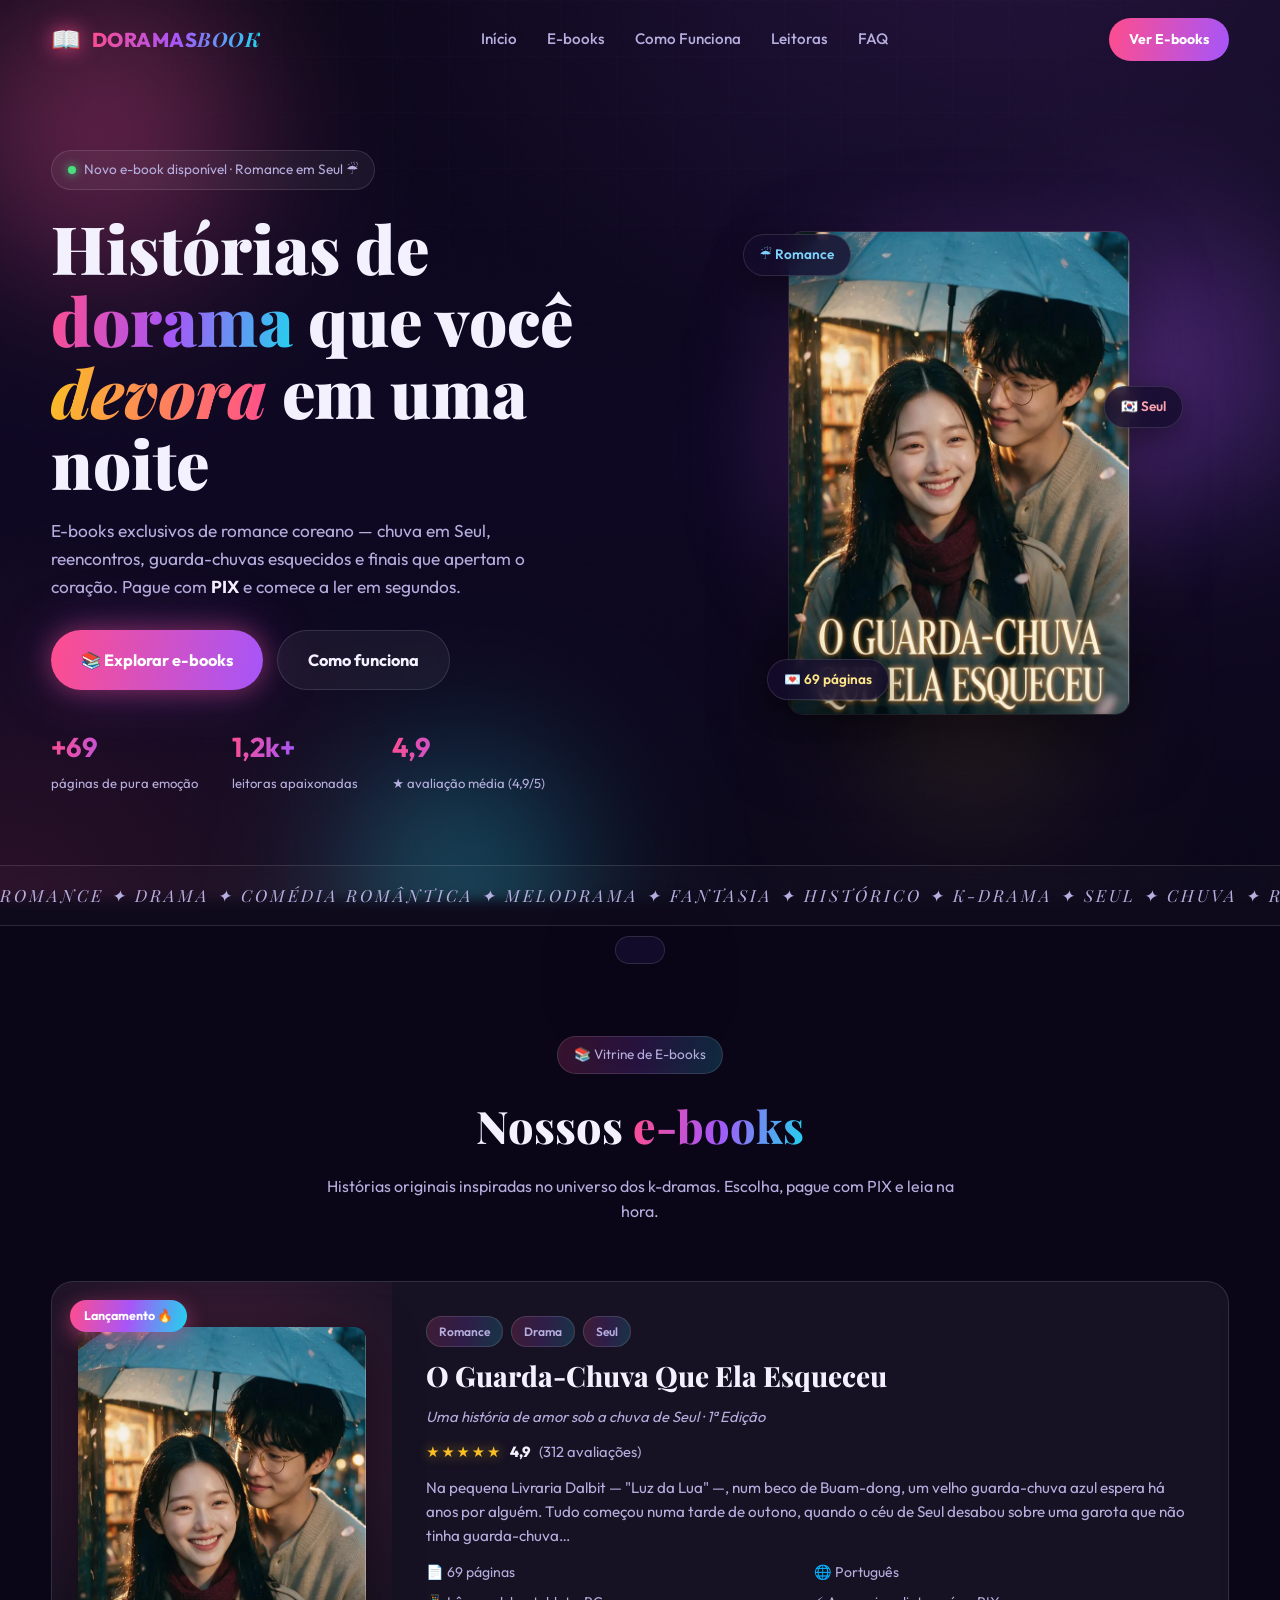
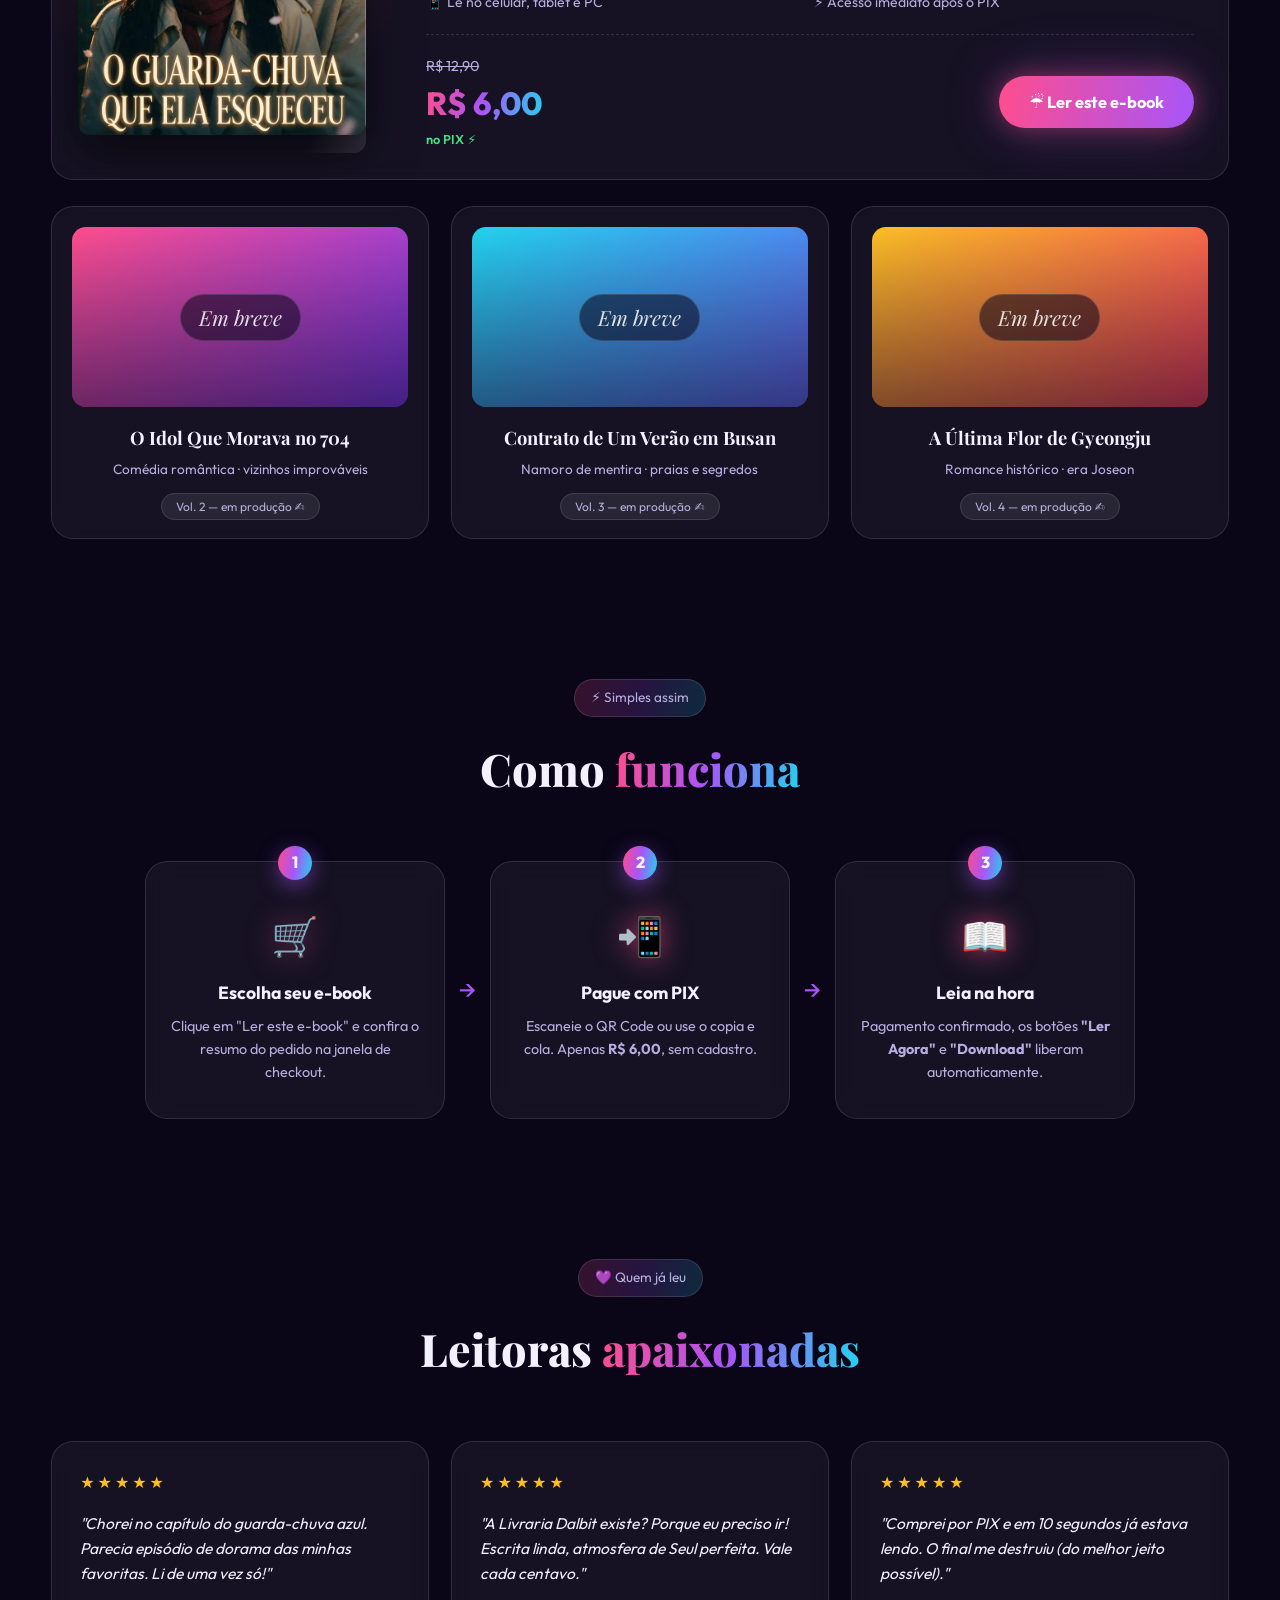
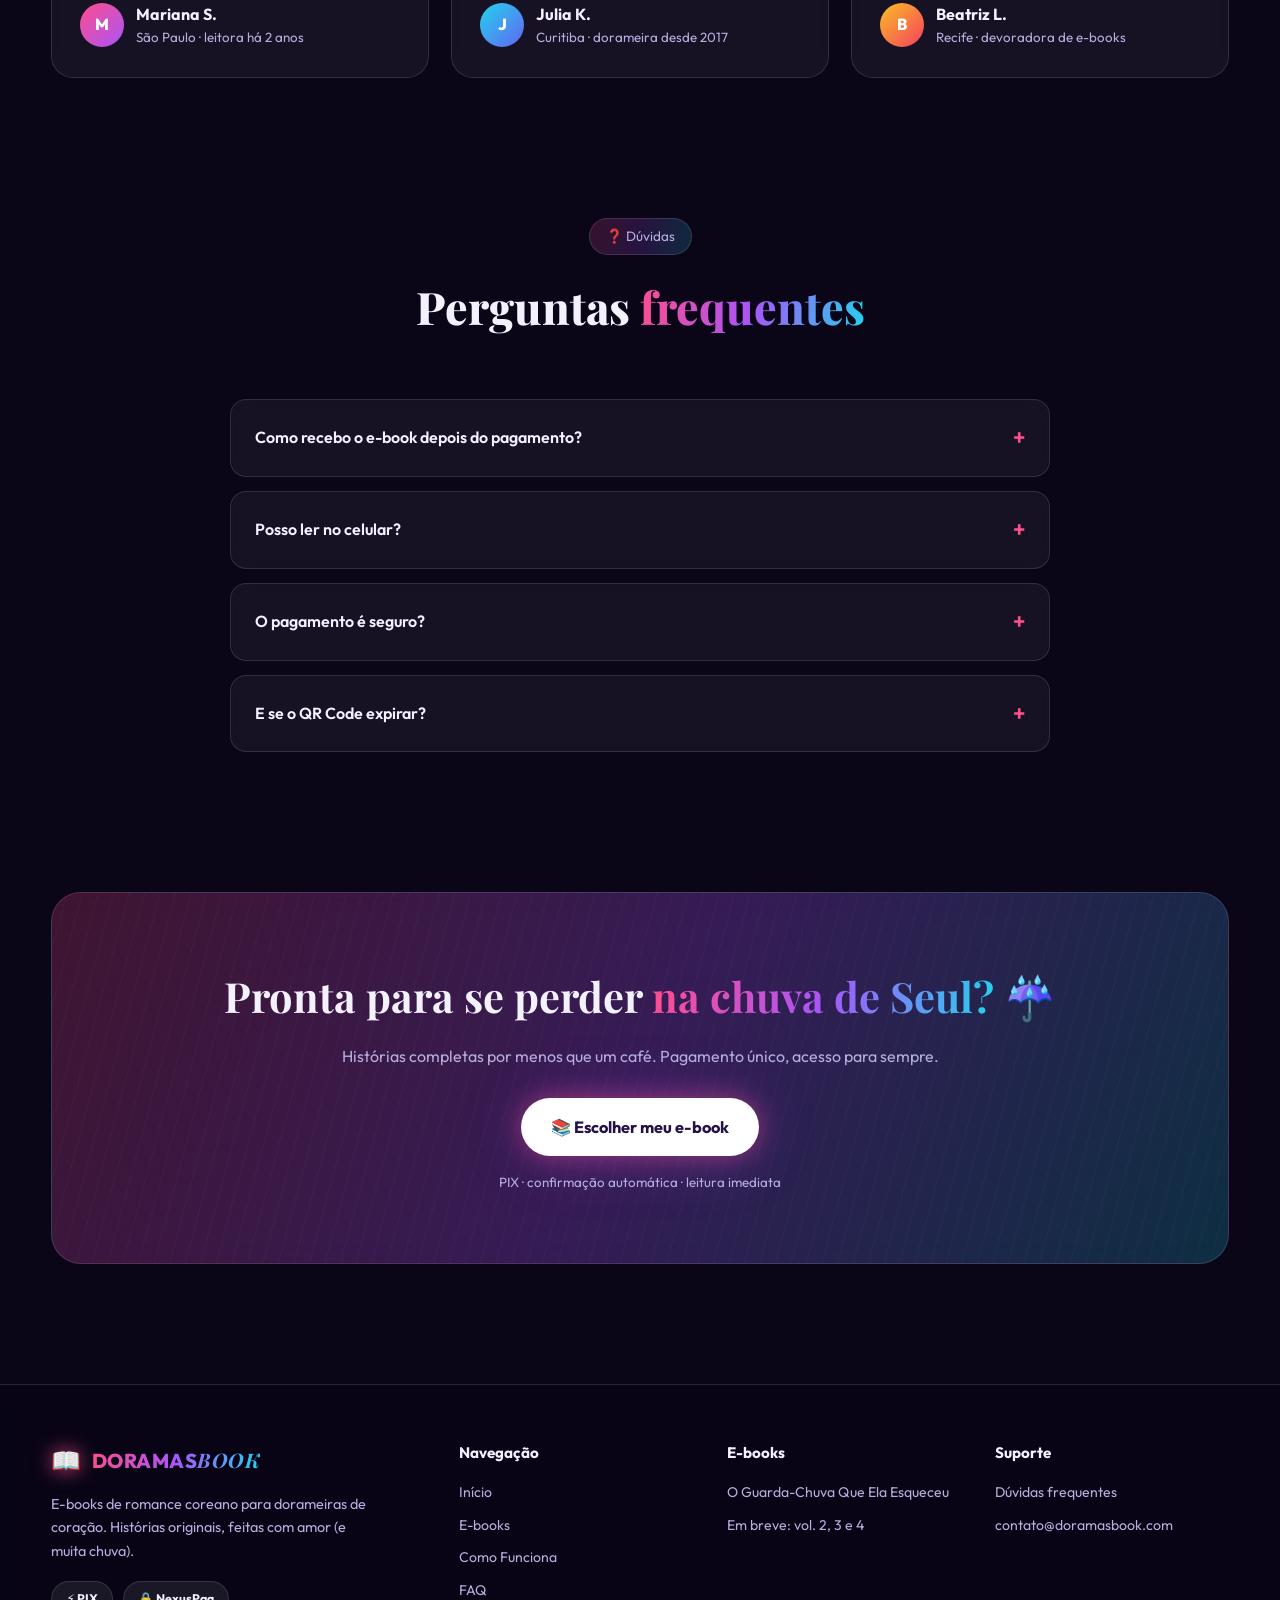
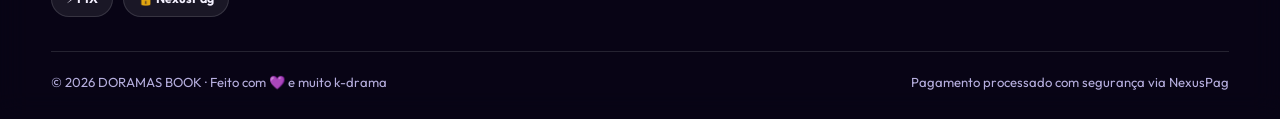
<file: index.html>
<!DOCTYPE html>
<html lang="pt-BR">
<head>
  <meta charset="UTF-8" />
  <meta name="viewport" content="width=device-width, initial-scale=1.0" />
  <title>DORAMAS BOOK — E-books de Histórias de Dorama</title>
  <meta name="description" content="DORAMAS BOOK: e-books de romance coreano inspirados nos seus doramas favoritos. Compre por PIX e leia na hora." />
  <link rel="preconnect" href="https://fonts.googleapis.com" />
  <link rel="preconnect" href="https://fonts.gstatic.com" crossorigin />
  <link href="https://fonts.googleapis.com/css2?family=Playfair+Display:ital,wght@0,500;0,700;0,900;1,500;1,700&family=Outfit:wght@300;400;500;600;700;800&display=swap" rel="stylesheet" />
  <link rel="preload" as="image" href="assets/capa-ebook.webp" />
  <link rel="stylesheet" href="css/style.css" />
  <link rel="icon" href="data:image/svg+xml,<svg xmlns='http://www.w3.org/2000/svg' viewBox='0 0 100 100'><text y='.9em' font-size='90'>📖</text></svg>" />
</head>
<body>

  <!-- ============ FUNDO ANIMADO ============ -->
  <div class="bg-scene" aria-hidden="true">
    <div class="orb orb-pink"></div>
    <div class="orb orb-purple"></div>
    <div class="orb orb-cyan"></div>
    <div class="orb orb-amber"></div>
    <div class="bg-grid"></div>
    <div class="bg-noise"></div>
  </div>
  <div id="petals" aria-hidden="true"></div>

  <!-- ============ HEADER ============ -->
  <header class="header" id="header">
    <nav class="nav container">
      <a href="#inicio" class="logo">
        <span class="logo-icon">📖</span>
        <span class="logo-text">DORAMAS<em>BOOK</em></span>
      </a>
      <ul class="nav-links" id="navLinks">
        <li><a href="#inicio">Início</a></li>
        <li><a href="#vitrine">E-books</a></li>
        <li><a href="#como-funciona">Como Funciona</a></li>
        <li><a href="#depoimentos">Leitoras</a></li>
        <li><a href="#faq">FAQ</a></li>
      </ul>
      <div class="nav-actions">
        <a href="#vitrine" class="btn btn-primary btn-sm">
          <span>Ver E-books</span>
        </a>
        <button class="nav-toggle" id="navToggle" aria-label="Abrir menu">
          <span></span><span></span><span></span>
        </button>
      </div>
    </nav>
  </header>

  <main>
    <!-- ============ HERO ============ -->
    <section class="hero" id="inicio">
      <div class="container hero-grid">
        <div class="hero-copy reveal">
          <span class="badge-pill">
            <span class="dot"></span> Novo e-book disponível · Romance em Seul ☔
          </span>
          <h1 class="hero-title">
            Histórias de <span class="grad-text">dorama</span> que você
            <em>devora</em> em uma noite
          </h1>
          <p class="hero-sub">
            E-books exclusivos de romance coreano — chuva em Seul, reencontros,
            guarda-chuvas esquecidos e finais que apertam o coração.
            Pague com <strong>PIX</strong> e comece a ler em segundos.
          </p>
          <div class="hero-cta">
            <a href="#vitrine" class="btn btn-primary btn-lg glow">
              📚 Explorar e-books
            </a>
            <a href="#como-funciona" class="btn btn-ghost btn-lg">Como funciona</a>
          </div>
          <div class="hero-stats">
            <div class="stat"><strong data-count="69">0</strong><span>páginas de pura emoção</span></div>
            <div class="stat"><strong data-count="1200">0</strong><span>leitoras apaixonadas</span></div>
            <div class="stat"><strong data-count="49" data-suffix="">0</strong><span>★ avaliação média (4,9/5)</span></div>
          </div>
        </div>

        <div class="hero-visual reveal">
          <div class="book-stage" id="bookStage">
            <div class="book-glow"></div>
            <div class="book-3d" id="book3d">
              <img src="assets/capa-ebook.webp" alt="Capa do e-book O Guarda-Chuva Que Ela Esqueceu" class="book-cover" fetchpriority="high" decoding="async" />
              <div class="book-shine"></div>
            </div>
            <div class="float-chip chip-1">☔ Romance</div>
            <div class="float-chip chip-2">🇰🇷 Seul</div>
            <div class="float-chip chip-3">💌 69 páginas</div>
          </div>
        </div>
      </div>

      <!-- marquee -->
      <div class="marquee" aria-hidden="true">
        <div class="marquee-track">
          <span>ROMANCE ✦ DRAMA ✦ COMÉDIA ROMÂNTICA ✦ MELODRAMA ✦ FANTASIA ✦ HISTÓRICO ✦ K-DRAMA ✦ SEUL ✦ CHUVA ✦ REENCONTROS ✦&nbsp;</span>
          <span>ROMANCE ✦ DRAMA ✦ COMÉDIA ROMÂNTICA ✦ MELODRAMA ✦ FANTASIA ✦ HISTÓRICO ✦ K-DRAMA ✦ SEUL ✦ CHUVA ✦ REENCONTROS ✦&nbsp;</span>
        </div>
      </div>
    </section>

    <!-- ============ VITRINE ============ -->
    <section class="section" id="vitrine">
      <div class="container">
        <div class="section-head reveal">
          <span class="kicker">📚 Vitrine de E-books</span>
          <h2>Nossos <span class="grad-text">e-books</span></h2>
          <p>Histórias originais inspiradas no universo dos k-dramas. Escolha, pague com PIX e leia na hora.</p>
        </div>

        <div class="showcase">
          <!-- CARD PRINCIPAL (e-book real) -->
          <article class="ebook-card featured reveal" id="ebookCard">
            <div class="ebook-cover-wrap">
              <img src="assets/capa-ebook.webp" alt="Capa — O Guarda-Chuva Que Ela Esqueceu" class="ebook-cover" loading="lazy" decoding="async" />
              <span class="ebook-flag">Lançamento 🔥</span>
              <div class="ebook-cover-shine"></div>
            </div>
            <div class="ebook-info">
              <div class="ebook-tags">
                <span>Romance</span><span>Drama</span><span>Seul</span>
              </div>
              <h3>O Guarda-Chuva Que Ela Esqueceu</h3>
              <p class="ebook-author">Uma história de amor sob a chuva de Seul · 1ª Edição</p>
              <div class="ebook-rating">
                <span class="stars">★★★★★</span>
                <span class="rating-num">4,9</span>
                <span class="rating-count">(312 avaliações)</span>
              </div>
              <p class="ebook-synopsis">
                Na pequena Livraria Dalbit — "Luz da Lua" —, num beco de Buam-dong,
                um velho guarda-chuva azul espera há anos por alguém. Tudo começou
                numa tarde de outono, quando o céu de Seul desabou sobre uma garota
                que não tinha guarda-chuva…
              </p>
              <ul class="ebook-meta">
                <li>📄 69 páginas</li>
                <li>🌐 Português</li>
                <li>📱 Lê no celular, tablet e PC</li>
                <li>⚡ Acesso imediato após o PIX</li>
              </ul>
              <div class="ebook-buy">
                <div class="price">
                  <span class="price-old">R$ 12,90</span>
                  <span class="price-now">R$ 6,00</span>
                  <span class="price-pix">no PIX ⚡</span>
                </div>
                <button class="btn btn-primary btn-lg glow" data-buy id="btnComprar">
                  ☔ Ler este e-book
                </button>
              </div>
            </div>
          </article>

          <!-- EM BREVE -->
          <div class="coming-grid">
            <article class="ebook-card coming reveal">
              <div class="coming-cover c1"><span>Em breve</span></div>
              <h4>O Idol Que Morava no 704</h4>
              <p>Comédia romântica · vizinhos improváveis</p>
              <span class="soon-tag">Vol. 2 — em produção ✍️</span>
            </article>
            <article class="ebook-card coming reveal">
              <div class="coming-cover c2"><span>Em breve</span></div>
              <h4>Contrato de Um Verão em Busan</h4>
              <p>Namoro de mentira · praias e segredos</p>
              <span class="soon-tag">Vol. 3 — em produção ✍️</span>
            </article>
            <article class="ebook-card coming reveal">
              <div class="coming-cover c3"><span>Em breve</span></div>
              <h4>A Última Flor de Gyeongju</h4>
              <p>Romance histórico · era Joseon</p>
              <span class="soon-tag">Vol. 4 — em produção ✍️</span>
            </article>
          </div>
        </div>
      </div>
    </section>

    <!-- ============ COMO FUNCIONA ============ -->
    <section class="section" id="como-funciona">
      <div class="container">
        <div class="section-head reveal">
          <span class="kicker">⚡ Simples assim</span>
          <h2>Como <span class="grad-text">funciona</span></h2>
        </div>
        <div class="steps">
          <div class="step reveal">
            <div class="step-num">1</div>
            <div class="step-icon">🛒</div>
            <h3>Escolha seu e-book</h3>
            <p>Clique em "Ler este e-book" e confira o resumo do pedido na janela de checkout.</p>
          </div>
          <div class="step-arrow">→</div>
          <div class="step reveal">
            <div class="step-num">2</div>
            <div class="step-icon">📲</div>
            <h3>Pague com PIX</h3>
            <p>Escaneie o QR Code ou use o copia e cola. Apenas <strong>R$ 6,00</strong>, sem cadastro.</p>
          </div>
          <div class="step-arrow">→</div>
          <div class="step reveal">
            <div class="step-num">3</div>
            <div class="step-icon">📖</div>
            <h3>Leia na hora</h3>
            <p>Pagamento confirmado, os botões <strong>"Ler Agora"</strong> e <strong>"Download"</strong> liberam automaticamente.</p>
          </div>
        </div>
      </div>
    </section>

    <!-- ============ DEPOIMENTOS ============ -->
    <section class="section" id="depoimentos">
      <div class="container">
        <div class="section-head reveal">
          <span class="kicker">💜 Quem já leu</span>
          <h2>Leitoras <span class="grad-text">apaixonadas</span></h2>
        </div>
        <div class="testimonials">
          <figure class="t-card reveal">
            <div class="t-stars">★★★★★</div>
            <blockquote>"Chorei no capítulo do guarda-chuva azul. Parecia episódio de dorama das minhas favoritas. Li de uma vez só!"</blockquote>
            <figcaption><span class="t-avatar a1">M</span><div><strong>Mariana S.</strong><small>São Paulo · leitora há 2 anos</small></div></figcaption>
          </figure>
          <figure class="t-card reveal">
            <div class="t-stars">★★★★★</div>
            <blockquote>"A Livraria Dalbit existe? Porque eu preciso ir! Escrita linda, atmosfera de Seul perfeita. Vale cada centavo."</blockquote>
            <figcaption><span class="t-avatar a2">J</span><div><strong>Julia K.</strong><small>Curitiba · dorameira desde 2017</small></div></figcaption>
          </figure>
          <figure class="t-card reveal">
            <div class="t-stars">★★★★★</div>
            <blockquote>"Comprei por PIX e em 10 segundos já estava lendo. O final me destruiu (do melhor jeito possível)."</blockquote>
            <figcaption><span class="t-avatar a3">B</span><div><strong>Beatriz L.</strong><small>Recife · devoradora de e-books</small></div></figcaption>
          </figure>
        </div>
      </div>
    </section>

    <!-- ============ FAQ ============ -->
    <section class="section" id="faq">
      <div class="container container-narrow">
        <div class="section-head reveal">
          <span class="kicker">❓ Dúvidas</span>
          <h2>Perguntas <span class="grad-text">frequentes</span></h2>
        </div>
        <div class="faq-list">
          <details class="faq-item reveal">
            <summary>Como recebo o e-book depois do pagamento? <span>+</span></summary>
            <p>Assim que o PIX é confirmado (leva segundos), os botões <strong>"Ler Agora"</strong> (leitura online) e <strong>"Baixar PDF"</strong> são liberados automaticamente na tela. Sem espera, sem e-mail.</p>
          </details>
          <details class="faq-item reveal">
            <summary>Posso ler no celular? <span>+</span></summary>
            <p>Sim! O leitor online e o PDF funcionam em qualquer celular, tablet, computador ou e-reader que abra PDF.</p>
          </details>
          <details class="faq-item reveal">
            <summary>O pagamento é seguro? <span>+</span></summary>
            <p>Totalmente. O PIX é processado pela gateway <strong>NexusPag</strong> e a confirmação é automática pelo próprio banco. Não guardamos nenhum dado seu.</p>
          </details>
          <details class="faq-item reveal">
            <summary>E se o QR Code expirar? <span>+</span></summary>
            <p>Sem problema — basta gerar um novo código na janela de checkout. Você só paga quando quiser concluir.</p>
          </details>
        </div>
      </div>
    </section>

    <!-- ============ CTA FINAL ============ -->
    <section class="section cta-final">
      <div class="container">
        <div class="cta-box reveal">
          <div class="cta-rain" aria-hidden="true"></div>
          <h2>Pronta para se perder <span class="grad-text">na chuva de Seul?</span> ☔</h2>
          <p>Histórias completas por menos que um café. Pagamento único, acesso para sempre.</p>
          <a href="#vitrine" class="btn btn-light btn-lg glow">📚 Escolher meu e-book</a>
          <small>PIX · confirmação automática · leitura imediata</small>
        </div>
      </div>
    </section>
  </main>

  <!-- ============ FOOTER ============ -->
  <footer class="footer">
    <div class="container footer-grid">
      <div class="footer-brand">
        <a href="#inicio" class="logo"><span class="logo-icon">📖</span><span class="logo-text">DORAMAS<em>BOOK</em></span></a>
        <p>E-books de romance coreano para dorameiras de coração. Histórias originais, feitas com amor (e muita chuva).</p>
        <div class="pay-badges"><span class="pay-badge">⚡ PIX</span><span class="pay-badge">🔒 NexusPag</span></div>
      </div>
      <div class="footer-col">
        <h4>Navegação</h4>
        <a href="#inicio">Início</a>
        <a href="#vitrine">E-books</a>
        <a href="#como-funciona">Como Funciona</a>
        <a href="#faq">FAQ</a>
      </div>
      <div class="footer-col">
        <h4>E-books</h4>
        <a href="#vitrine">O Guarda-Chuva Que Ela Esqueceu</a>
        <a href="#vitrine">Em breve: vol. 2, 3 e 4</a>
      </div>
      <div class="footer-col">
        <h4>Suporte</h4>
        <a href="#faq">Dúvidas frequentes</a>
        <a href="mailto:contato@doramasbook.com">contato@doramasbook.com</a>
      </div>
    </div>
    <div class="container footer-bottom">
      <span>© 2026 DORAMAS BOOK · Feito com 💜 e muito k-drama</span>
      <span>Pagamento processado com segurança via NexusPag</span>
    </div>
  </footer>

  <!-- ============ MODAL DE CHECKOUT ============ -->
  <div class="modal-overlay" id="checkoutModal" aria-hidden="true">
    <div class="modal" role="dialog" aria-modal="true" aria-label="Checkout">
      <button class="modal-close" id="modalClose" aria-label="Fechar">✕</button>

      <!-- PASSO 1: RESUMO -->
      <div class="modal-step" id="stepResumo">
        <div class="modal-head">
          <h3>Finalizar pedido 🛒</h3>
          <p>Você está a um PIX de distância da chuva de Seul…</p>
        </div>
        <div class="order-summary">
          <img src="assets/capa-ebook.webp" alt="Capa do e-book" class="order-cover" loading="lazy" decoding="async" />
          <div class="order-info">
            <h4>O Guarda-Chuva Que Ela Esqueceu</h4>
            <p class="order-sub">E-book · Romance · 69 páginas · PDF + leitura online</p>
            <div class="order-prices">
              <span class="price-old">R$ 12,90</span>
              <span class="price-now">R$ 6,00</span>
            </div>
          </div>
        </div>
        <ul class="order-perks">
          <li>⚡ Liberação automática após o PIX</li>
          <li>📖 Leitura online + download do PDF</li>
          <li>♾️ Acesso vitalício (recupere com seu e-mail)</li>
        </ul>
        <div class="input-group">
          <label for="buyerEmail">Seu e-mail (serve para recuperar o acesso depois):</label>
          <input type="email" id="buyerEmail" placeholder="voce@email.com" autocomplete="email" />
        </div>
        <button class="btn btn-primary btn-lg btn-block glow" id="btnGerarPix">
          Gerar código PIX ⚡ R$ 6,00
        </button>
        <button class="recover-link" id="linkRecuperar">Já comprei? Recuperar acesso 🔑</button>
        <p class="secure-note">🔒 Pagamento processado com segurança pela NexusPag</p>
      </div>

      <!-- PASSO 2: PIX -->
      <div class="modal-step hidden" id="stepPix">
        <div class="modal-head">
          <h3>Pague com PIX 📲</h3>
          <p>Escaneie o QR Code ou copie o código abaixo</p>
        </div>
        <div class="pix-body">
          <div class="qr-wrap">
            <img id="qrImage" alt="QR Code PIX" />
            <div class="qr-ring"></div>
          </div>
          <div class="pix-side">
            <div class="pix-timer">
              ⏱️ Expira em <strong id="pixCountdown">30:00</strong>
            </div>
            <div class="pix-status" id="pixStatus">
              <span class="pulse-dot"></span> Aguardando pagamento…
            </div>
            <label class="pix-label">PIX copia e cola:</label>
            <div class="pix-copy">
              <input type="text" id="pixCode" readonly />
              <button class="btn btn-ghost btn-sm" id="btnCopyPix">Copiar</button>
            </div>
            <div class="pix-amount">Total: <strong>R$ 6,00</strong></div>
          </div>
        </div>
        <p class="secure-note">Após pagar no app do seu banco, esta tela confirma sozinha ✨</p>
      </div>

      <!-- PASSO 3: SUCESSO -->
      <div class="modal-step hidden" id="stepSucesso">
        <div class="success-check">
          <svg viewBox="0 0 52 52"><circle cx="26" cy="26" r="24"/><path d="M14 27l8 8 16-16"/></svg>
        </div>
        <div class="modal-head">
          <h3>Pagamento confirmado! 🎉</h3>
          <p>Boa leitura! Prepare o lencinho… 🤧💜</p>
        </div>
        <div class="success-actions">
          <a class="btn btn-primary btn-lg btn-block glow" href="https://online.fliphtml5.com/marcous/yphc/#p=1" target="_blank" rel="noopener">
            📖 Ler Agora
          </a>
          <a class="btn btn-light btn-lg btn-block" id="btnDownloadPdf" href="assets/o-guarda-chuva-que-ela-esqueceu.pdf" download="O-Guarda-Chuva-Que-Ela-Esqueceu.pdf">
            ⬇️ Baixar PDF + Leitor Offline
          </a>
          <a class="download-fallback" id="linkLeitorOffline" href="assets/ler-agora.html" download="LER-AGORA-doramas-book.html">
            📥 Baixar só o leitor offline (HTML)
          </a>
        </div>
        <p class="secure-note">O leitor offline (HTML) abre direto no navegador, sem precisar voltar ao site ♾️</p>
      </div>

      <!-- PASSO RECUPERAR ACESSO -->
      <div class="modal-step hidden" id="stepRecuperar">
        <div class="modal-head">
          <h3>Recuperar acesso 🔑</h3>
          <p>Digite o e-mail que você usou na compra</p>
        </div>
        <div class="input-group">
          <label for="recoverEmail">E-mail da compra:</label>
          <input type="email" id="recoverEmail" placeholder="voce@email.com" autocomplete="email" />
        </div>
        <button class="btn btn-primary btn-lg btn-block glow" id="btnRecuperar">
          Recuperar meu acesso ⚡
        </button>
        <p class="recover-msg hidden" id="recoverMsg"></p>
        <button class="recover-link" id="linkVoltar">← Voltar para a compra</button>
      </div>

      <!-- PASSO ERRO / EXPIRADO -->
      <div class="modal-step hidden" id="stepErro">
        <div class="modal-head">
          <h3 id="erroTitulo">Ops… ⏰</h3>
          <p id="erroMsg">O código PIX expirou. Gere um novo para continuar.</p>
        </div>
        <button class="btn btn-primary btn-lg btn-block" id="btnTentarNovamente">🔄 Gerar novo PIX</button>
      </div>
    </div>
  </div>

  <!-- toast -->
  <div class="toast" id="toast"></div>

  <script src="js/main.js"></script>
</body>
</html>
</file>
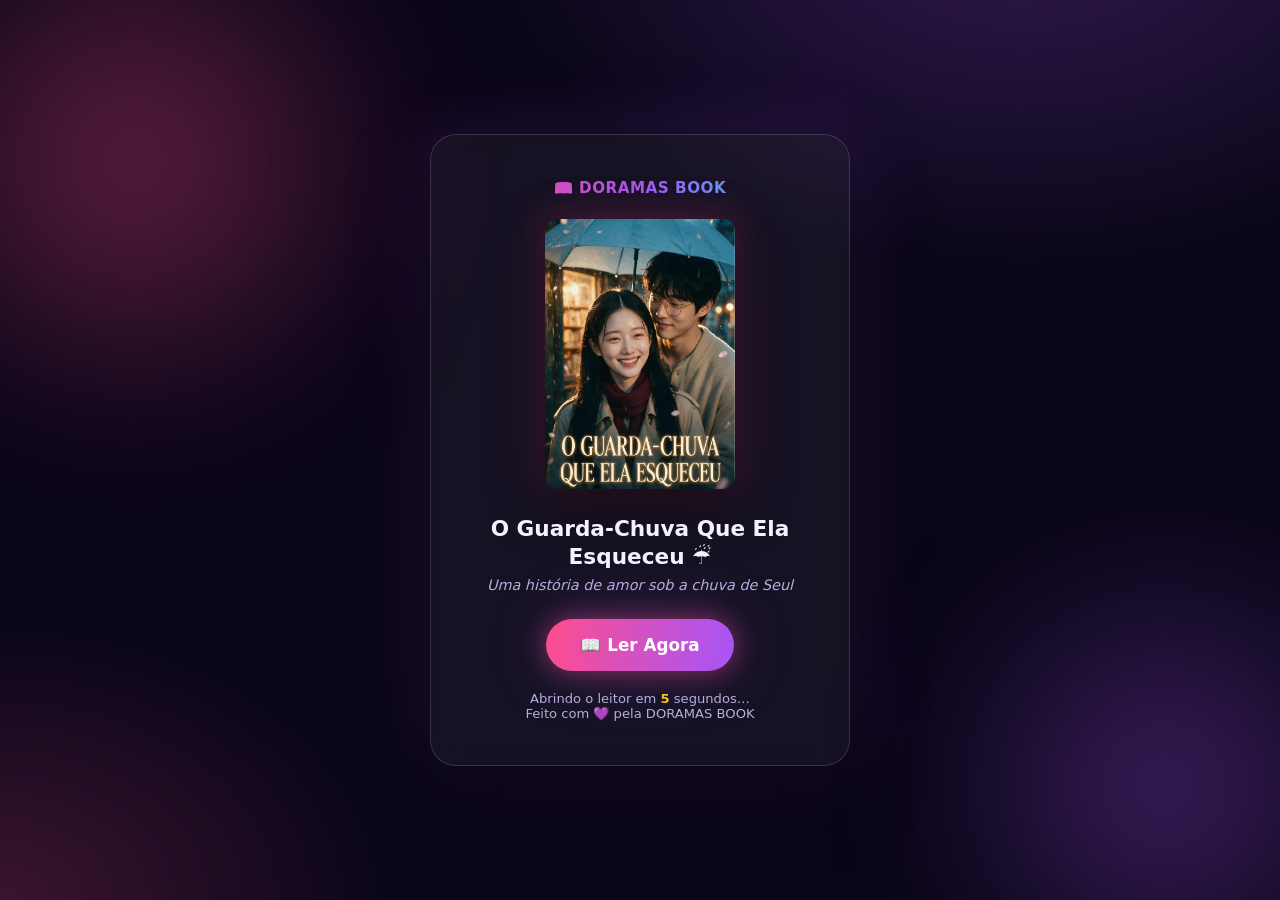
<file: assets/ler-agora.html>
<!DOCTYPE html>
<html lang="pt-BR">
<head>
  <meta charset="UTF-8" />
  <meta name="viewport" content="width=device-width, initial-scale=1.0" />
  <title>📖 Ler Agora — O Guarda-Chuva Que Ela Esqueceu | DORAMAS BOOK</title>
  <!-- Redireciona automaticamente para o leitor online -->
  <meta http-equiv="refresh" content="5;url=https://online.fliphtml5.com/marcous/yphc/#p=20" />
  <style>
    * { margin: 0; padding: 0; box-sizing: border-box; }
    body {
      font-family: "Segoe UI", system-ui, sans-serif;
      min-height: 100vh;
      display: grid;
      place-items: center;
      background:
        radial-gradient(900px 600px at 80% -10%, rgba(168, 85, 247, .25), transparent 60%),
        radial-gradient(700px 500px at 0% 100%, rgba(255, 77, 141, .2), transparent 55%),
        #0a0618;
      color: #f4f1ff;
      overflow: hidden;
      padding: 20px;
    }
    .orb { position: fixed; border-radius: 50%; filter: blur(90px); opacity: .45; pointer-events: none; }
    .orb1 { width: 45vw; height: 45vw; left: -12vw; top: -10vw; background: radial-gradient(circle, #ff4d8d, transparent 65%); animation: d 20s ease-in-out infinite alternate; }
    .orb2 { width: 38vw; height: 38vw; right: -10vw; bottom: -10vw; background: radial-gradient(circle, #a855f7, transparent 65%); animation: d 24s ease-in-out infinite alternate-reverse; }
    @keyframes d { to { transform: translate(8vw, 8vh) scale(1.15); } }

    .card {
      position: relative;
      text-align: center;
      max-width: 420px;
      padding: 44px 36px;
      border-radius: 26px;
      background: rgba(255, 255, 255, .05);
      border: 1px solid rgba(255, 255, 255, .14);
      backdrop-filter: blur(14px);
      box-shadow: 0 24px 70px rgba(0, 0, 0, .55), 0 0 80px rgba(168, 85, 247, .2);
      animation: up .7s ease both;
    }
    @keyframes up { from { opacity: 0; transform: translateY(30px); } }

    .logo {
      font-weight: 800; letter-spacing: .5px; font-size: .95rem;
      background: linear-gradient(100deg, #ff4d8d, #a855f7, #22d3ee);
      -webkit-background-clip: text; background-clip: text; color: transparent;
      margin-bottom: 22px;
    }
    .cover {
      width: 190px; margin: 0 auto 22px; border-radius: 12px;
      box-shadow: 0 18px 50px rgba(0,0,0,.6), 0 0 40px rgba(255,77,141,.3);
      animation: float 5s ease-in-out infinite;
    }
    @keyframes float { 50% { translate: 0 -10px; } }

    h1 { font-size: 1.35rem; line-height: 1.3; margin-bottom: 6px; }
    .sub { color: #b6aede; font-size: .9rem; margin-bottom: 26px; font-style: italic; }

    .btn {
      display: inline-block;
      padding: 16px 34px;
      border-radius: 999px;
      font-weight: 700; font-size: 1.05rem;
      color: #fff; text-decoration: none;
      background: linear-gradient(100deg, #ff4d8d, #a855f7, #22d3ee);
      background-size: 200% 100%;
      animation: grad 4s linear infinite;
      box-shadow: 0 0 26px rgba(255, 77, 141, .45), 0 0 60px rgba(168, 85, 247, .25);
      transition: transform .2s;
    }
    .btn:hover { transform: translateY(-2px) scale(1.02); }
    @keyframes grad { to { background-position: 200% 0; } }

    .count { margin-top: 20px; font-size: .82rem; color: #b6aede; }
    .count strong { color: #fbbf24; }
    .heart { color: #ff4d8d; }
  </style>
</head>
<body>
  <div class="orb orb1"></div>
  <div class="orb orb2"></div>

  <div class="card">
    <div class="logo">📖 DORAMAS BOOK</div>
    <img class="cover" src="capa-ebook.webp" alt="Capa do e-book" onerror="this.style.display='none'" />
    <h1>O Guarda-Chuva Que Ela Esqueceu ☔</h1>
    <p class="sub">Uma história de amor sob a chuva de Seul</p>

    <a class="btn" href="https://online.fliphtml5.com/marcous/yphc/#p=20" rel="noopener">
      📖 Ler Agora
    </a>

    <p class="count">Abrindo o leitor em <strong id="n">5</strong> segundos…<br />
    Feito com <span class="heart">💜</span> pela DORAMAS BOOK</p>
  </div>

  <script>
    var n = 5, el = document.getElementById("n");
    var t = setInterval(function () {
      n--;
      if (n <= 0) { clearInterval(t); el.textContent = "0"; return; }
      el.textContent = n;
    }, 1000);
  </script>
</body>
</html>
</file>
<file: css/style.css>
/* ============================================================
   DORAMAS BOOK — design moderno, gradientes animados, k-drama vibes
   ============================================================ */

:root {
  --bg: #0a0618;
  --bg-2: #120a2a;
  --surface: rgba(255, 255, 255, 0.05);
  --surface-2: rgba(255, 255, 255, 0.08);
  --border: rgba(255, 255, 255, 0.12);
  --text: #f4f1ff;
  --muted: #b6aede;
  --pink: #ff4d8d;
  --purple: #a855f7;
  --cyan: #22d3ee;
  --amber: #fbbf24;
  --grad: linear-gradient(100deg, #ff4d8d, #a855f7 50%, #22d3ee);
  --grad-soft: linear-gradient(100deg, rgba(255,77,141,.18), rgba(168,85,247,.18), rgba(34,211,238,.18));
  --radius: 22px;
  --shadow: 0 24px 70px rgba(0, 0, 0, 0.55);
  --font-serif: "Playfair Display", Georgia, serif;
  --font-sans: "Outfit", system-ui, sans-serif;
}

* { margin: 0; padding: 0; box-sizing: border-box; }
html { scroll-behavior: smooth; }
body {
  font-family: var(--font-sans);
  background: var(--bg);
  color: var(--text);
  overflow-x: hidden;
  line-height: 1.6;
}
img { max-width: 100%; display: block; }
button { font-family: inherit; cursor: pointer; }
a { color: inherit; text-decoration: none; }

.container { width: min(1180px, 92%); margin: 0 auto; }
.container-narrow { width: min(820px, 92%); }
.hidden { display: none !important; }

/* ============ FUNDO ANIMADO (orbs de luz gradiente) ============ */
.bg-scene { position: fixed; inset: 0; z-index: -2; overflow: hidden; background:
  radial-gradient(1200px 800px at 80% -10%, rgba(168, 85, 247, .16), transparent 60%),
  radial-gradient(900px 700px at 0% 100%, rgba(255, 77, 141, .12), transparent 55%),
  linear-gradient(180deg, #0a0618 0%, #0d0722 50%, #0a0618 100%);
}
.orb { position: absolute; border-radius: 50%; filter: blur(70px); opacity: .5; mix-blend-mode: screen; will-change: transform; transform: translateZ(0); }
.orb-pink   { width: 36vw; height: 36vw; left: -10vw; top: -8vw;  background: radial-gradient(circle, #ff4d8d, transparent 65%); animation: drift1 22s ease-in-out infinite alternate; }
.orb-purple { width: 32vw; height: 32vw; right: -8vw; top: 18vh; background: radial-gradient(circle, #a855f7, transparent 65%); animation: drift2 26s ease-in-out infinite alternate; }
.orb-cyan   { width: 28vw; height: 28vw; left: 22vw; bottom: -12vw; background: radial-gradient(circle, #22d3ee, transparent 65%); animation: drift3 24s ease-in-out infinite alternate; }
.orb-amber  { width: 20vw; height: 20vw; right: 14vw; bottom: 6vh; background: radial-gradient(circle, #fbbf24, transparent 65%); opacity: .28; animation: drift1 30s ease-in-out infinite alternate-reverse; }
@keyframes drift1 { from { transform: translate(0,0) scale(1); } to { transform: translate(9vw, 7vh) scale(1.15); } }
@keyframes drift2 { from { transform: translate(0,0) scale(1.1); } to { transform: translate(-8vw, 10vh) scale(.95); } }
@keyframes drift3 { from { transform: translate(0,0) scale(.95); } to { transform: translate(6vw, -8vh) scale(1.2); } }

.bg-grid { position: absolute; inset: 0; opacity: .35;
  background-image: linear-gradient(rgba(168,85,247,.06) 1px, transparent 1px),
                    linear-gradient(90deg, rgba(168,85,247,.06) 1px, transparent 1px);
  background-size: 56px 56px;
  mask-image: radial-gradient(ellipse 80% 60% at 50% 0%, #000 30%, transparent 75%);
}
.bg-noise { position: absolute; inset: 0; opacity: .05;
  background-image: url("data:image/svg+xml,%3Csvg xmlns='http://www.w3.org/2000/svg' width='120' height='120'%3E%3Cfilter id='n'%3E%3CfeTurbulence type='fractalNoise' baseFrequency='.9' numOctaves='2'/%3E%3C/filter%3E%3Crect width='120' height='120' filter='url(%23n)' opacity='.5'/%3E%3C/svg%3E");
}

/* ============ PÉTALAS CAINDO (sakura) ============ */
#petals { position: fixed; inset: 0; z-index: 1; pointer-events: none; overflow: hidden; }
.petal { position: absolute; top: -4vh; border-radius: 80% 0 80% 0;
  background: linear-gradient(135deg, #ffc2d6, #ff7fb0);
  opacity: .7; animation: petal-fall linear infinite;
  box-shadow: 0 0 12px rgba(255, 127, 176, .5);
}
@keyframes petal-fall {
  0%   { transform: translate3d(0, -4vh, 0) rotate(0deg); opacity: 0; }
  8%   { opacity: .8; }
  100% { transform: translate3d(var(--sway, 6vw), 108vh, 0) rotate(720deg); opacity: .1; }
}

/* ============ HEADER ============ */
.header { position: fixed; top: 0; left: 0; right: 0; z-index: 50; transition: .35s; }
.header.scrolled { background: rgba(10, 6, 24, .75); backdrop-filter: blur(18px); border-bottom: 1px solid var(--border); }
.nav { display: flex; align-items: center; justify-content: space-between; padding: 18px 0; }
.logo { display: flex; align-items: center; gap: 10px; font-weight: 800; font-size: 1.25rem; letter-spacing: .5px; }
.logo-icon { font-size: 1.5rem; filter: drop-shadow(0 0 10px rgba(255,77,141,.8)); }
.logo-text { background: var(--grad); -webkit-background-clip: text; background-clip: text; color: transparent; }
.logo-text em { font-family: var(--font-serif); font-style: italic; font-weight: 700; }
.nav-links { display: flex; gap: 30px; list-style: none; }
.nav-links a { color: var(--muted); font-weight: 500; font-size: .95rem; position: relative; transition: color .25s; }
.nav-links a::after { content: ""; position: absolute; left: 0; bottom: -6px; width: 0; height: 2px; background: var(--grad); border-radius: 2px; transition: width .3s; }
.nav-links a:hover { color: var(--text); }
.nav-links a:hover::after { width: 100%; }
.nav-actions { display: flex; align-items: center; gap: 14px; }
.nav-toggle { display: none; flex-direction: column; gap: 5px; background: none; border: 0; padding: 6px; }
.nav-toggle span { width: 24px; height: 2px; background: var(--text); border-radius: 2px; transition: .3s; }

/* ============ BOTÕES ============ */
.btn { display: inline-flex; align-items: center; justify-content: center; gap: 8px;
  border: 0; border-radius: 999px; font-weight: 700; transition: transform .2s, box-shadow .3s, background .3s;
  white-space: nowrap;
}
.btn:active { transform: scale(.97); }
.btn-sm { padding: 10px 20px; font-size: .88rem; }
.btn-lg { padding: 16px 30px; font-size: 1.02rem; }
.btn-block { width: 100%; }
.btn-primary { background: var(--grad); background-size: 200% 100%; color: #fff; animation: grad-move 4s linear infinite; }
.btn-primary:hover { transform: translateY(-2px); box-shadow: 0 12px 40px rgba(255, 77, 141, .45); }
.btn-ghost { background: var(--surface); border: 1px solid var(--border); color: var(--text); backdrop-filter: blur(8px); }
.btn-ghost:hover { background: var(--surface-2); transform: translateY(-2px); }
.btn-light { background: #fff; color: #241145; }
.btn-light:hover { transform: translateY(-2px); box-shadow: 0 12px 40px rgba(255,255,255,.25); }
.glow { box-shadow: 0 0 26px rgba(255, 77, 141, .45), 0 0 60px rgba(168, 85, 247, .25); }
@keyframes grad-move { to { background-position: 200% 0; } }
.btn:disabled { opacity: .55; cursor: wait; transform: none !important; }

.grad-text { background: var(--grad); -webkit-background-clip: text; background-clip: text; color: transparent; }

/* ============ HERO ============ */
.hero { padding: 150px 0 0; position: relative; }
.hero-grid { display: grid; grid-template-columns: 1.05fr .95fr; gap: 40px; align-items: center; }
.badge-pill { display: inline-flex; align-items: center; gap: 8px; padding: 8px 16px; border-radius: 999px;
  background: var(--surface); border: 1px solid var(--border); font-size: .85rem; color: var(--muted); backdrop-filter: blur(8px); }
.badge-pill .dot { width: 8px; height: 8px; border-radius: 50%; background: #4ade80; box-shadow: 0 0 10px #4ade80; animation: blink 1.6s infinite; }
@keyframes blink { 50% { opacity: .35; } }

.hero-title { font-family: var(--font-serif); font-size: clamp(2.4rem, 5.2vw, 4.2rem); line-height: 1.08; margin: 22px 0 18px; font-weight: 900; }
.hero-title em { font-style: italic; background: linear-gradient(100deg, #fbbf24, #ff4d8d); -webkit-background-clip: text; background-clip: text; color: transparent; }
.hero-sub { color: var(--muted); font-size: 1.08rem; max-width: 520px; }
.hero-sub strong { color: var(--text); }
.hero-cta { display: flex; gap: 14px; flex-wrap: wrap; margin: 30px 0 36px; }

.hero-stats { display: flex; gap: 34px; flex-wrap: wrap; }
.stat strong { display: block; font-size: 1.7rem; background: var(--grad); -webkit-background-clip: text; background-clip: text; color: transparent; }
.stat span { font-size: .82rem; color: var(--muted); }

/* livro 3D */
.hero-visual { display: flex; justify-content: center; }
.book-stage { position: relative; perspective: 1100px; padding: 30px; }
.book-glow { position: absolute; inset: 8% 4%; border-radius: 40px;
  background: radial-gradient(circle at 50% 40%, rgba(255,77,141,.5), rgba(168,85,247,.35) 45%, transparent 70%);
  filter: blur(46px); animation: pulse-glow 4.5s ease-in-out infinite; }
@keyframes pulse-glow { 50% { opacity: .65; transform: scale(1.06); } }
.book-3d { position: relative; width: min(340px, 70vw); border-radius: 18px; transform-style: preserve-3d;
  transition: transform .18s ease-out; animation: book-float 5.5s ease-in-out infinite; }
@keyframes book-float { 50% { translate: 0 -14px; } }
.book-cover { border-radius: 14px; box-shadow: var(--shadow), 0 0 0 1px rgba(255,255,255,.14); }
.book-shine { position: absolute; inset: 0; border-radius: 14px; pointer-events: none;
  background: linear-gradient(115deg, transparent 30%, rgba(255,255,255,.35) 46%, transparent 60%);
  background-size: 250% 250%; animation: shine 5s ease-in-out infinite; mix-blend-mode: screen; }
@keyframes shine { 0%, 55% { background-position: 120% 0; } 85%, 100% { background-position: -40% 0; } }

.float-chip { position: absolute; padding: 9px 16px; border-radius: 999px; font-size: .85rem; font-weight: 600;
  background: rgba(20, 12, 44, .8); border: 1px solid var(--border); backdrop-filter: blur(10px);
  box-shadow: 0 10px 30px rgba(0,0,0,.4); animation: chip-float 4s ease-in-out infinite; }
.chip-1 { top: 6%; left: -4%; color: #7dd3fc; }
.chip-2 { top: 34%; right: -6%; color: #fda4af; animation-delay: 1.2s; }
.chip-3 { bottom: 8%; left: 2%; color: #fde68a; animation-delay: 2.1s; }
@keyframes chip-float { 50% { transform: translateY(-12px); } }

/* marquee */
.marquee { margin-top: 70px; border-block: 1px solid var(--border); padding: 16px 0; overflow: hidden;
  background: rgba(255,255,255,.02); backdrop-filter: blur(6px); }
.marquee-track { display: flex; width: max-content; animation: marquee 30s linear infinite; }
.marquee-track span { font-family: var(--font-serif); font-style: italic; letter-spacing: 3px; font-size: 1.05rem;
  color: var(--muted); white-space: nowrap; }
@keyframes marquee { to { transform: translateX(-50%); } }

/* ============ SEÇÕES ============ */
.section { padding: 110px 0 30px; }
.section-head { text-align: center; max-width: 640px; margin: 0 auto 56px; }
.kicker { display: inline-block; padding: 7px 16px; border-radius: 999px; background: var(--grad-soft);
  border: 1px solid var(--border); font-size: .85rem; color: var(--muted); margin-bottom: 16px; }
.section-head h2 { font-family: var(--font-serif); font-size: clamp(1.9rem, 3.6vw, 2.8rem); font-weight: 800; }
.section-head p { color: var(--muted); margin-top: 12px; }

/* ============ VITRINE ============ */
.ebook-card { background: var(--surface); border: 1px solid var(--border); border-radius: var(--radius);
  backdrop-filter: blur(14px); overflow: hidden; transition: transform .35s, box-shadow .35s, border-color .35s; }
.ebook-card:hover { transform: translateY(-8px); border-color: rgba(255, 77, 141, .45); box-shadow: 0 26px 80px rgba(168, 85, 247, .25); }

.ebook-card.featured { display: grid; grid-template-columns: 340px 1fr; gap: 0; }
.ebook-cover-wrap { position: relative; padding: 26px; background: radial-gradient(circle at 50% 30%, rgba(255,77,141,.22), transparent 70%); display: flex; align-items: center; }
.ebook-cover { border-radius: 12px; box-shadow: 0 18px 50px rgba(0,0,0,.55); transition: transform .4s; }
.ebook-card:hover .ebook-cover { transform: scale(1.03) rotate(-1deg); }
.ebook-flag { position: absolute; top: 18px; left: 18px; padding: 6px 14px; border-radius: 999px; font-size: .78rem; font-weight: 700;
  background: var(--grad); color: #fff; box-shadow: 0 6px 20px rgba(255,77,141,.5); }
.ebook-cover-shine { position: absolute; inset: 26px; border-radius: 12px; pointer-events: none;
  background: linear-gradient(115deg, transparent 35%, rgba(255,255,255,.28) 48%, transparent 62%);
  background-size: 250% 250%; animation: shine 6s ease-in-out infinite; }

.ebook-info { padding: 34px 34px 30px; display: flex; flex-direction: column; gap: 12px; }
.ebook-tags { display: flex; gap: 8px; flex-wrap: wrap; }
.ebook-tags span { font-size: .75rem; font-weight: 600; padding: 5px 12px; border-radius: 999px;
  background: var(--grad-soft); border: 1px solid var(--border); color: var(--muted); }
.ebook-info h3 { font-family: var(--font-serif); font-size: 1.75rem; font-weight: 800; line-height: 1.2; }
.ebook-author { color: var(--muted); font-size: .92rem; font-style: italic; }
.ebook-rating { display: flex; align-items: center; gap: 8px; font-size: .92rem; }
.stars { color: var(--amber); letter-spacing: 2px; text-shadow: 0 0 12px rgba(251, 191, 36, .6); }
.rating-num { font-weight: 800; }
.rating-count { color: var(--muted); }
.ebook-synopsis { color: var(--muted); font-size: .95rem; }
.ebook-meta { list-style: none; display: grid; grid-template-columns: 1fr 1fr; gap: 8px; font-size: .88rem; color: var(--muted); }
.ebook-buy { display: flex; align-items: center; justify-content: space-between; gap: 18px; flex-wrap: wrap; margin-top: 8px;
  padding-top: 20px; border-top: 1px dashed var(--border); }
.price { display: flex; flex-direction: column; }
.price-old { color: var(--muted); text-decoration: line-through; font-size: .9rem; }
.price-now { font-size: 2rem; font-weight: 800; background: var(--grad); -webkit-background-clip: text; background-clip: text; color: transparent; }
.price-pix { font-size: .8rem; color: #4ade80; font-weight: 600; }

/* em breve */
.coming-grid { display: grid; grid-template-columns: repeat(3, 1fr); gap: 22px; margin-top: 26px; }
.ebook-card.coming { padding: 20px; text-align: center; }
.coming-cover { height: 180px; border-radius: 14px; display: grid; place-items: center; margin-bottom: 16px;
  font-family: var(--font-serif); font-style: italic; font-size: 1.3rem; color: rgba(255,255,255,.85); position: relative; overflow: hidden; }
.coming-cover::after { content: ""; position: absolute; inset: 0; background: linear-gradient(180deg, transparent, rgba(10,6,24,.5)); }
.coming-cover span { z-index: 1; padding: 6px 18px; border-radius: 999px; background: rgba(10,6,24,.55); border: 1px solid var(--border); backdrop-filter: blur(6px); }
.coming-cover.c1 { background: linear-gradient(135deg, #ff4d8d, #7c3aed); }
.coming-cover.c2 { background: linear-gradient(135deg, #22d3ee, #6366f1); }
.coming-cover.c3 { background: linear-gradient(135deg, #fbbf24, #f43f5e); }
.ebook-card.coming h4 { font-family: var(--font-serif); font-size: 1.15rem; margin-bottom: 6px; }
.ebook-card.coming p { color: var(--muted); font-size: .85rem; margin-bottom: 12px; }
.soon-tag { font-size: .75rem; padding: 5px 14px; border-radius: 999px; background: var(--surface-2); border: 1px solid var(--border); color: var(--muted); }

/* ============ COMO FUNCIONA ============ */
.steps { display: flex; align-items: stretch; justify-content: center; gap: 14px; }
.step { flex: 1; max-width: 300px; text-align: center; padding: 34px 24px; border-radius: var(--radius);
  background: var(--surface); border: 1px solid var(--border); backdrop-filter: blur(12px); position: relative; transition: transform .3s, border-color .3s; }
.step:hover { transform: translateY(-6px); border-color: rgba(34, 211, 238, .5); }
.step-num { position: absolute; top: -16px; left: 50%; transform: translateX(-50%); width: 34px; height: 34px; border-radius: 50%;
  display: grid; place-items: center; font-weight: 800; background: var(--grad); box-shadow: 0 6px 20px rgba(168,85,247,.5); }
.step-icon { font-size: 2.4rem; margin: 10px 0 12px; filter: drop-shadow(0 0 14px rgba(255,77,141,.6)); }
.step h3 { font-size: 1.1rem; margin-bottom: 8px; }
.step p { color: var(--muted); font-size: .9rem; }
.step-arrow { align-self: center; font-size: 1.6rem; color: var(--purple); animation: arrow-nudge 1.6s ease-in-out infinite; }
@keyframes arrow-nudge { 50% { transform: translateX(7px); } }

/* ============ DEPOIMENTOS ============ */
.testimonials { display: grid; grid-template-columns: repeat(3, 1fr); gap: 22px; }
.t-card { padding: 28px; border-radius: var(--radius); background: var(--surface); border: 1px solid var(--border);
  backdrop-filter: blur(12px); display: flex; flex-direction: column; gap: 16px; transition: transform .3s, border-color .3s; }
.t-card:hover { transform: translateY(-6px) rotate(-.5deg); border-color: rgba(255, 77, 141, .4); }
.t-stars { color: var(--amber); letter-spacing: 3px; }
.t-card blockquote { color: var(--text); font-size: .97rem; font-style: italic; }
.t-card figcaption { display: flex; align-items: center; gap: 12px; }
.t-avatar { width: 44px; height: 44px; border-radius: 50%; display: grid; place-items: center; font-weight: 800; color: #fff; }
.t-avatar.a1 { background: linear-gradient(135deg, #ff4d8d, #a855f7); }
.t-avatar.a2 { background: linear-gradient(135deg, #22d3ee, #6366f1); }
.t-avatar.a3 { background: linear-gradient(135deg, #fbbf24, #f43f5e); }
.t-card small { color: var(--muted); display: block; }

/* ============ FAQ ============ */
.faq-list { display: flex; flex-direction: column; gap: 14px; }
.faq-item { background: var(--surface); border: 1px solid var(--border); border-radius: 16px; backdrop-filter: blur(10px); overflow: hidden; }
.faq-item summary { list-style: none; cursor: pointer; padding: 20px 24px; font-weight: 600; display: flex; justify-content: space-between; align-items: center; gap: 12px; }
.faq-item summary::-webkit-details-marker { display: none; }
.faq-item summary span { font-size: 1.4rem; color: var(--pink); transition: transform .3s; }
.faq-item[open] summary span { transform: rotate(45deg); }
.faq-item p { padding: 0 24px 20px; color: var(--muted); font-size: .93rem; }
.faq-item[open] { border-color: rgba(168, 85, 247, .45); }

/* ============ CTA FINAL ============ */
.cta-box { position: relative; text-align: center; padding: 70px 30px; border-radius: 30px; overflow: hidden;
  background: linear-gradient(120deg, rgba(255,77,141,.22), rgba(168,85,247,.28), rgba(34,211,238,.2));
  border: 1px solid var(--border); backdrop-filter: blur(14px); }
.cta-box h2 { font-family: var(--font-serif); font-size: clamp(1.8rem, 3.4vw, 2.6rem); margin-bottom: 14px; }
.cta-box p { color: var(--muted); margin-bottom: 28px; }
.cta-box small { display: block; margin-top: 16px; color: var(--muted); }
.cta-rain { position: absolute; inset: 0; pointer-events: none; opacity: .5;
  background-image: repeating-linear-gradient(105deg, transparent 0 14px, rgba(255,255,255,.05) 14px 15px);
  animation: rain-slide 1.2s linear infinite; }
@keyframes rain-slide { to { transform: translateY(24px); } }

/* ============ FOOTER ============ */
.footer { margin-top: 90px; border-top: 1px solid var(--border); background: rgba(8, 5, 20, .7); backdrop-filter: blur(14px); }
.footer-grid { display: grid; grid-template-columns: 1.6fr 1fr 1fr 1fr; gap: 34px; padding: 56px 0 34px; }
.footer-brand p { color: var(--muted); font-size: .9rem; margin: 14px 0 18px; max-width: 320px; }
.pay-badges { display: flex; gap: 10px; }
.pay-badge { font-size: .78rem; font-weight: 700; padding: 7px 14px; border-radius: 999px; background: var(--surface-2); border: 1px solid var(--border); }
.footer-col { display: flex; flex-direction: column; gap: 10px; }
.footer-col h4 { font-size: .95rem; margin-bottom: 6px; }
.footer-col a { color: var(--muted); font-size: .88rem; transition: color .25s; }
.footer-col a:hover { color: var(--text); }
.footer-bottom { display: flex; justify-content: space-between; gap: 12px; flex-wrap: wrap; padding: 20px 0 26px;
  border-top: 1px solid var(--border); color: var(--muted); font-size: .82rem; }

/* ============ MODAL / CHECKOUT ============ */
.modal-overlay { position: fixed; inset: 0; z-index: 100; display: grid; place-items: center; padding: 18px;
  background: rgba(6, 3, 16, .72); backdrop-filter: blur(10px);
  opacity: 0; pointer-events: none; transition: opacity .3s; }
.modal-overlay.open { opacity: 1; pointer-events: auto; }
.modal { position: relative; width: min(560px, 100%); max-height: 92vh; overflow-y: auto; border-radius: 26px;
  background: linear-gradient(160deg, rgba(30, 18, 60, .96), rgba(14, 8, 32, .98));
  border: 1px solid rgba(255,255,255,.16); box-shadow: var(--shadow), 0 0 90px rgba(168,85,247,.25);
  padding: 34px; transform: translateY(26px) scale(.97); transition: transform .35s cubic-bezier(.2,.9,.3,1.2); }
.modal-overlay.open .modal { transform: translateY(0) scale(1); }
.modal-close { position: absolute; top: 16px; right: 16px; width: 38px; height: 38px; border-radius: 50%;
  background: var(--surface-2); border: 1px solid var(--border); color: var(--text); font-size: 1rem; transition: .25s; z-index: 2; }
.modal-close:hover { background: var(--pink); transform: rotate(90deg); }

.modal-head { text-align: center; margin-bottom: 24px; }
.modal-head h3 { font-family: var(--font-serif); font-size: 1.6rem; margin-bottom: 6px; }
.modal-head p { color: var(--muted); font-size: .92rem; }

.order-summary { display: flex; gap: 18px; align-items: center; padding: 18px; border-radius: 18px;
  background: var(--surface); border: 1px solid var(--border); }
.order-cover { width: 92px; border-radius: 10px; box-shadow: 0 10px 30px rgba(0,0,0,.5); }
.order-info h4 { font-family: var(--font-serif); font-size: 1.1rem; line-height: 1.25; }
.order-sub { color: var(--muted); font-size: .8rem; margin: 6px 0 10px; }
.order-prices { display: flex; align-items: baseline; gap: 10px; }
.order-prices .price-now { font-size: 1.5rem; }

.order-perks { list-style: none; margin: 20px 0; display: flex; flex-direction: column; gap: 10px; color: var(--muted); font-size: .9rem; }
.secure-note { text-align: center; color: var(--muted); font-size: .78rem; margin-top: 16px; }

/* campos de e-mail (checkout + recuperação) */
.input-group { margin: 4px 0 18px; text-align: left; }
.input-group label { display: block; font-size: .82rem; color: var(--muted); margin-bottom: 8px; }
.input-group input { width: 100%; padding: 14px 16px; border-radius: 14px; border: 1px solid var(--border);
  background: rgba(0, 0, 0, .35); color: var(--text); font-size: 1rem; font-family: inherit;
  transition: border-color .25s, box-shadow .25s; }
.input-group input:focus { outline: none; border-color: var(--purple); box-shadow: 0 0 0 3px rgba(168, 85, 247, .25); }
.input-group input.invalid { border-color: #f43f5e; box-shadow: 0 0 0 3px rgba(244, 63, 94, .2); }
.recover-link { display: block; margin: 14px auto 0; background: none; border: 0; color: var(--muted);
  font-size: .82rem; text-decoration: underline; text-underline-offset: 3px; cursor: pointer; transition: color .25s; }
.recover-link:hover { color: var(--text); }
.recover-msg { margin-top: 14px; font-size: .88rem; text-align: center; }
.recover-msg.error { color: #fca5a5; }
.recover-msg.ok { color: #4ade80; }

/* PIX */
.pix-body { display: flex; gap: 22px; align-items: center; }
.qr-wrap { position: relative; flex-shrink: 0; width: 210px; height: 210px; border-radius: 18px; overflow: hidden;
  background: #fff; padding: 10px; box-shadow: 0 0 0 1px var(--border), 0 0 40px rgba(34, 211, 238, .35); }
.qr-wrap img { width: 100%; height: 100%; object-fit: contain; }
.qr-ring { position: absolute; inset: -3px; border-radius: 20px; border: 2px solid transparent;
  background: var(--grad) border-box; -webkit-mask: linear-gradient(#fff 0 0) padding-box, linear-gradient(#fff 0 0);
  -webkit-mask-composite: xor; mask-composite: exclude; animation: grad-move 3s linear infinite; pointer-events: none; }
.pix-side { flex: 1; display: flex; flex-direction: column; gap: 12px; }
.pix-timer { font-size: .9rem; color: var(--muted); }
.pix-timer strong { color: var(--amber); font-size: 1.05rem; }
.pix-status { display: flex; align-items: center; gap: 10px; font-size: .92rem; font-weight: 600; color: #7dd3fc; }
.pulse-dot { width: 11px; height: 11px; border-radius: 50%; background: #38bdf8; box-shadow: 0 0 0 0 rgba(56,189,248,.7); animation: pulse-dot 1.4s infinite; }
@keyframes pulse-dot { 70% { box-shadow: 0 0 0 12px rgba(56,189,248,0); } 100% { box-shadow: 0 0 0 0 rgba(56,189,248,0); } }
.pix-status.paid { color: #4ade80; }
.pix-status.paid .pulse-dot { background: #4ade80; box-shadow: 0 0 12px #4ade80; animation: none; }
.pix-label { font-size: .78rem; color: var(--muted); }
.pix-copy { display: flex; gap: 8px; }
.pix-copy input { flex: 1; min-width: 0; padding: 11px 14px; border-radius: 12px; border: 1px solid var(--border);
  background: rgba(0,0,0,.35); color: var(--text); font-size: .75rem; font-family: inherit; }
.pix-amount { font-size: 1rem; }
.pix-amount strong { background: var(--grad); -webkit-background-clip: text; background-clip: text; color: transparent; font-size: 1.3rem; }

/* sucesso */
.success-check { width: 96px; margin: 6px auto 18px; }
.success-check svg { width: 96px; height: 96px; }
.success-check circle { fill: none; stroke: #4ade80; stroke-width: 3; stroke-dasharray: 151; stroke-dashoffset: 151; animation: draw .7s .1s forwards ease-out; filter: drop-shadow(0 0 12px rgba(74,222,128,.7)); }
.success-check path { fill: none; stroke: #4ade80; stroke-width: 4; stroke-linecap: round; stroke-linejoin: round; stroke-dasharray: 40; stroke-dashoffset: 40; animation: draw .45s .7s forwards ease-out; }
@keyframes draw { to { stroke-dashoffset: 0; } }
.success-actions { display: flex; flex-direction: column; gap: 12px; margin-top: 6px; }
.download-fallback { text-align: center; font-size: .8rem; color: var(--muted); text-decoration: underline; text-underline-offset: 3px; transition: color .25s; }
.download-fallback:hover { color: var(--text); }

/* confetti */
.confetti { position: fixed; top: -12px; z-index: 200; width: 10px; height: 16px; border-radius: 2px; pointer-events: none; animation: confetti-fall linear forwards; }
@keyframes confetti-fall { to { transform: translateY(110vh) rotate(720deg); opacity: .2; } }

/* toast */
.toast { position: fixed; bottom: 26px; left: 50%; transform: translate(-50%, 90px); z-index: 300;
  padding: 13px 24px; border-radius: 999px; background: rgba(20, 12, 44, .92); border: 1px solid var(--border);
  backdrop-filter: blur(12px); font-size: .9rem; font-weight: 600; box-shadow: var(--shadow); transition: transform .35s; }
.toast.show { transform: translate(-50%, 0); }

/* reveal on scroll */
.reveal { opacity: 0; transform: translateY(34px); transition: opacity .8s ease, transform .8s ease; }
.reveal.visible { opacity: 1; transform: none; }

/* ============ PERFORMANCE: menos efeitos pesados em telas menores ============ */
@media (max-width: 960px) {
  .orb { filter: blur(55px); opacity: .4; }
  .ebook-card, .step, .t-card, .faq-item { backdrop-filter: none; background: rgba(255,255,255,.06); }
  .book-shine, .ebook-cover-shine { animation: none; }
}

/* respeita usuários que preferem menos movimento */
@media (prefers-reduced-motion: reduce) {
  *, *::before, *::after { animation-duration: .01ms !important; animation-iteration-count: 1 !important; transition-duration: .01ms !important; }
  #petals { display: none; }
}

/* ============ RESPONSIVO ============ */
@media (max-width: 960px) {
  .hero-grid { grid-template-columns: 1fr; text-align: center; }
  .hero-sub { margin: 0 auto; }
  .hero-cta, .hero-stats { justify-content: center; }
  .ebook-card.featured { grid-template-columns: 1fr; }
  .ebook-cover-wrap { max-width: 320px; margin: 0 auto; }
  .coming-grid, .testimonials { grid-template-columns: 1fr; }
  .steps { flex-direction: column; align-items: center; }
  .step-arrow { transform: rotate(90deg); }
  .footer-grid { grid-template-columns: 1fr 1fr; }
  .pix-body { flex-direction: column; }
}
@media (max-width: 640px) {
  .nav-links { position: fixed; inset: 66px 0 auto 0; flex-direction: column; gap: 0; background: rgba(10,6,24,.97);
    backdrop-filter: blur(18px); border-bottom: 1px solid var(--border); padding: 12px 0; display: none; }
  .nav-links.open { display: flex; }
  .nav-links li { padding: 12px 6%; }
  .nav-toggle { display: flex; }
  .nav-toggle.open span:nth-child(1) { transform: translateY(7px) rotate(45deg); }
  .nav-toggle.open span:nth-child(2) { opacity: 0; }
  .nav-toggle.open span:nth-child(3) { transform: translateY(-7px) rotate(-45deg); }
  .modal { padding: 26px 20px; }
  .order-summary { flex-direction: column; text-align: center; }
  .order-prices { justify-content: center; }
  .footer-grid { grid-template-columns: 1fr; }
  .ebook-meta { grid-template-columns: 1fr; }
}
</file>
